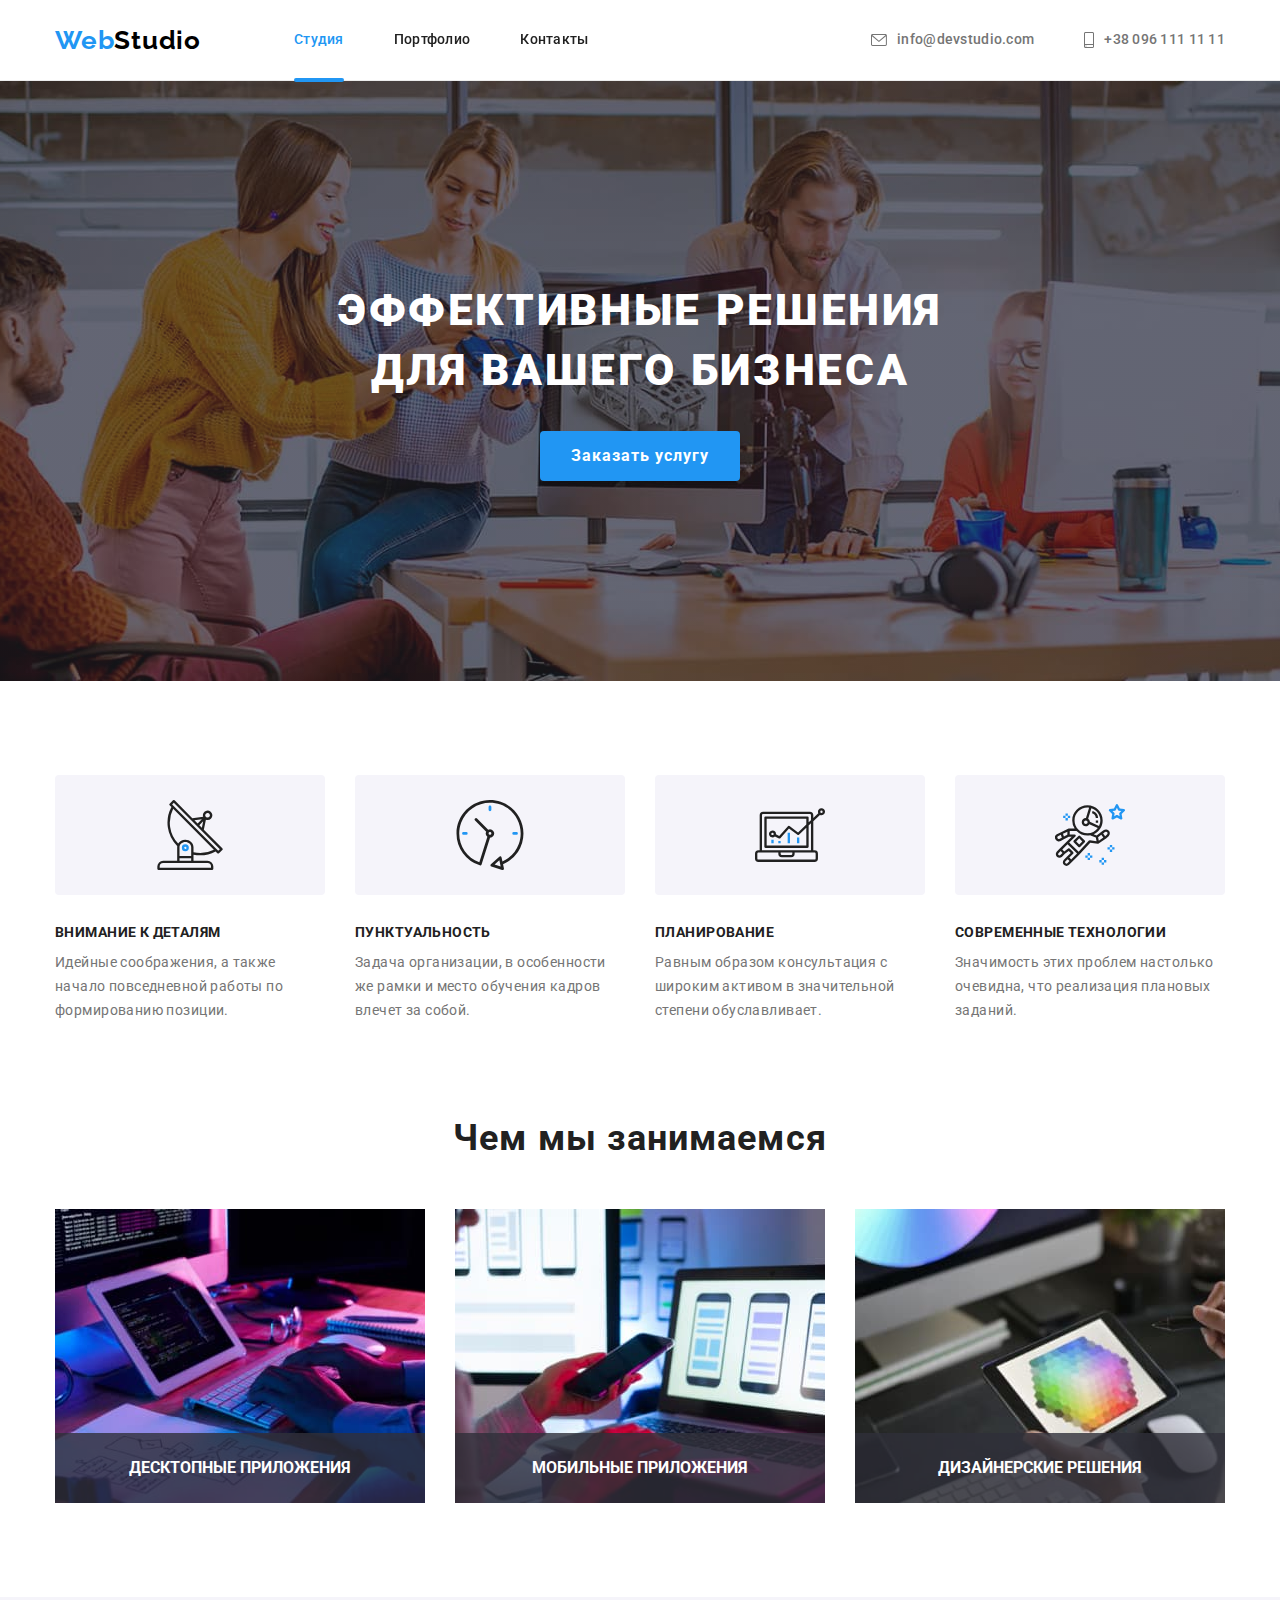
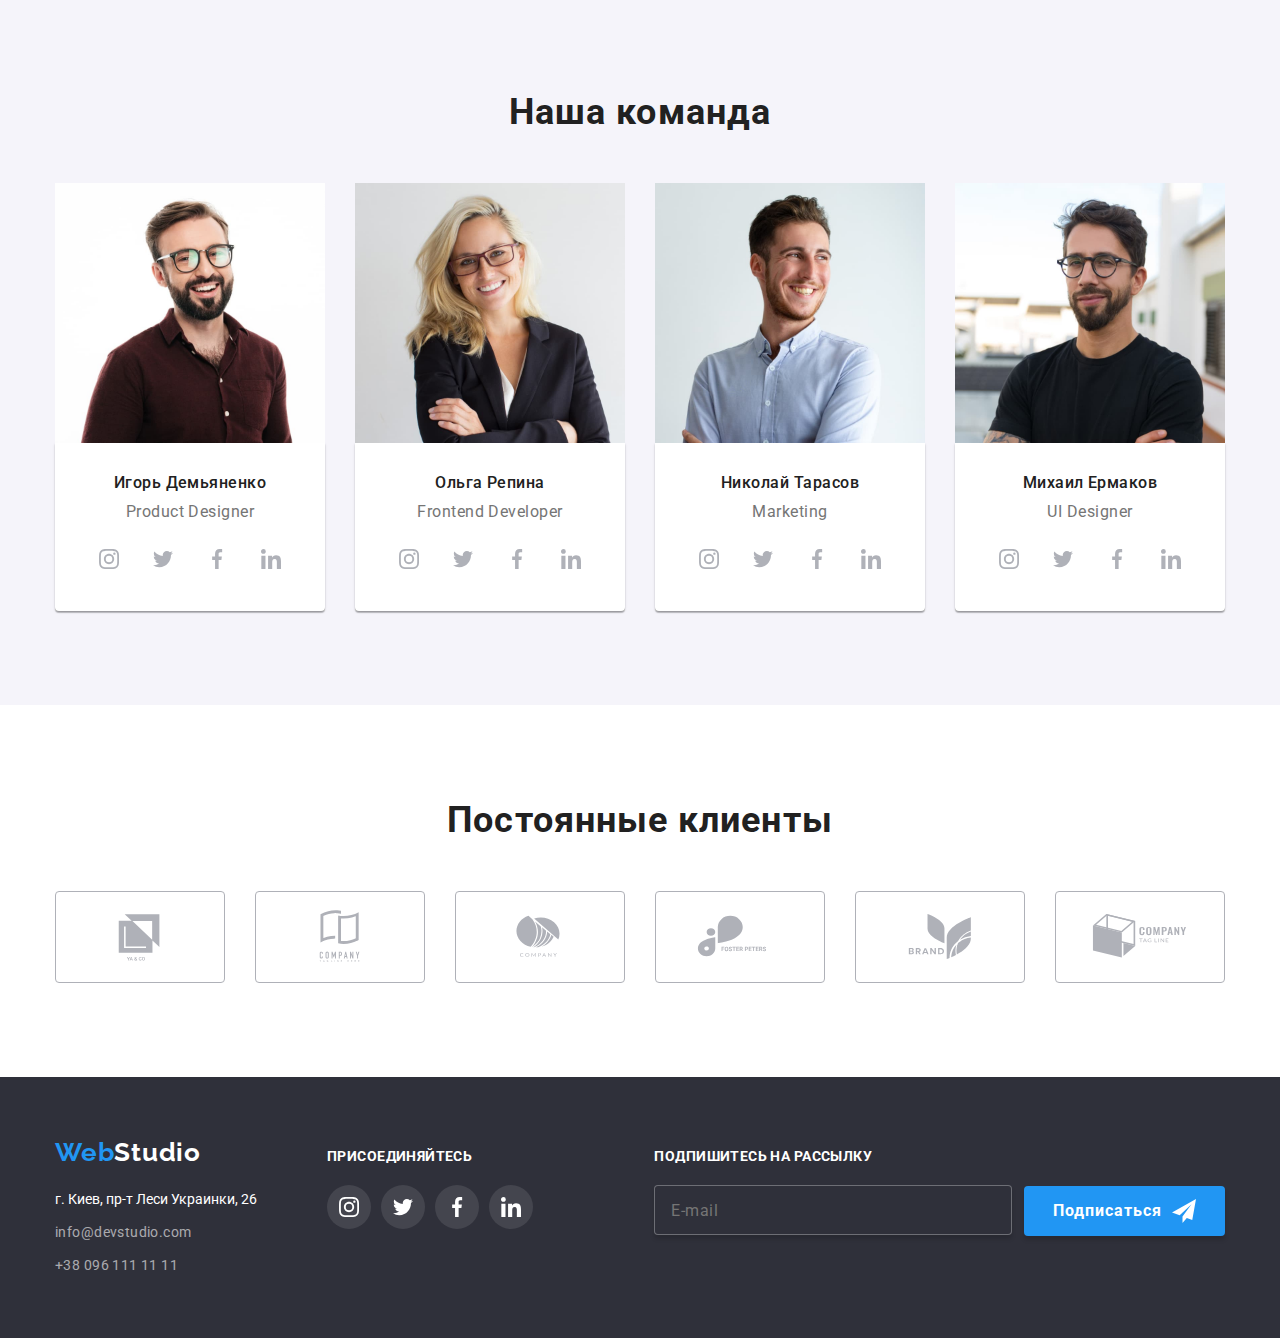
<file: index.html>
<!DOCTYPE html>
<html lang="ru">
  <head>
    <meta charset="UTF-8" />
    <meta http-equiv="X-UA-Compatible" content="IE=edge" />
    <meta name="viewport" content="width=device-width, initial-scale=1.0" />

    <title>Студия</title>
    <link
      href="https://fonts.googleapis.com/css2?family=Raleway:wght@700&family=Roboto:wght@400;500;700;900&display=swap"
      rel="stylesheet"
    />
    <link
      rel="stylesheet"
      href="https://cdnjs.cloudflare.com/ajax/libs/modern-normalize/1.1.0/modern-normalize.min.css"
    />
    <link rel="stylesheet" href="./css/main.min.css" />
  </head>
  <body>
    <header class="page-header">
      <div class="container">
        <nav class="navigation">
          <a class="links logo logo--header" href="./index.html" lang="en"
            ><span class="logo--accent">Web</span>Studio</a
          >

          <ul class="lists navigation__items">
            <li class="navigation__item">
              <a
                class="links navigation__link navigation__link--current"
                href="./index.html"
                >Студия</a
              >
            </li>
            <li class="navigation__item">
              <a class="links navigation__link" href="./portfolio.html"
                >Портфолио</a
              >
            </li>
            <li class="navigation__item">
              <a class="links navigation__link" href="">Контакты</a>
            </li>
          </ul>
        </nav>

        <ul class="lists contacts">
          <li class="contacts__item">
            <a class="links contacts__link" href="mailto:info@devstudio.com">
              <svg class="envelope">
                <use href="./images/icons.svg#envelope"></use>
              </svg>
              info@devstudio.com</a
            >
          </li>
          <li class="contacts__item">
            <a class="links contacts__link" href="tel:+380961111111">
              <svg class="smartphone">
                <use href="./images/icons.svg#smartphone"></use>
              </svg>
              +38 096 111 11 11</a
            >
          </li>
        </ul>
      </div>
    </header>
    <main>
      <!-- Hero -->
      <section class="section hero">
        <div class="container">
          <h1 class="hero__title">Эффективные решения для вашего бизнеса</h1>
          <button class="button__hero" type="button" data-modal-open>
            Заказать услугу
          </button>
        </div>
      </section>

      <!-- Feature -->
      <section class="section">
        <div class="container">
          <h2 class="feature__heading hidden">Особенности</h2>
          <ul class="lists feature__items">
            <li class="feature__item">
              <div class="feature__thumb">
                <svg class="antenna">
                  <use href="./images/icons.svg#antenna"></use>
                </svg>
              </div>
              <h3 class="feature__title">Внимание к деталям</h3>
              <p class="feature__text">
                Идейные соображения, а также начало повседневной работы по
                формированию позиции.
              </p>
            </li>

            <li class="feature__item">
              <div class="feature__thumb">
                <svg class="clock">
                  <use href="./images/icons.svg#clock"></use>
                </svg>
              </div>
              <h3 class="feature__title">Пунктуальность</h3>
              <p class="feature__text">
                Задача организации, в особенности же рамки и место обучения
                кадров влечет за собой.
              </p>
            </li>

            <li class="feature__item">
              <div class="feature__thumb">
                <svg class="diagram">
                  <use href="./images/icons.svg#diagram"></use>
                </svg>
              </div>
              <h3 class="feature__title">Планирование</h3>
              <p class="feature__text">
                Равным образом консультация с широким активом в значительной
                степени обуславливает.
              </p>
            </li>

            <li class="feature__item">
              <div class="feature__thumb">
                <svg class="astronaut">
                  <use href="./images/icons.svg#astronaut"></use>
                </svg>
              </div>
              <h3 class="feature__title">Современные технологии</h3>
              <p class="feature__text">
                Значимость этих проблем настолько очевидна, что реализация
                плановых заданий.
              </p>
            </li>
          </ul>
        </div>
      </section>

      <!-- About -->
      <section class="section section--no-padding-top">
        <div class="container">
          <h2 class="about__heading">Чем мы занимаемся</h2>
          <ul class="lists about__items">
            <li class="about__item">
              <img
                class="images"
                src="./images/img1-sq.jpg"
                alt="Руки на клавиатуре, планшет и часть монитора"
                width="370"
                height="294"
              />
              <p class="text about__text">Десктопные приложения</p>
            </li>

            <li class="about__item">
              <img
                class="images"
                src="./images/img2-sq.jpg"
                alt="В левой руке мобильный телефон, правая рука на тачпаде ноутбука. Ноутбук, на экране которого макеты разметки для мобильного телефона"
                width="370"
                height="294"
              />
              <p class="text about__text">Мобильные приложения</p>
            </li>

            <li class="about__item">
              <img
                class="images"
                src="./images/img3-sq.jpg"
                alt="Левая рука, в которой планшет, на экране которого цветовая палитра"
                width="370"
                height="294"
              />
              <p class="text about__text">Дизайнерские решения</p>
            </li>
          </ul>
        </div>
      </section>

      <!-- Team -->
      <section class="section section--background-color">
        <div class="container">
          <h2 class="team__heading">Наша команда</h2>

          <ul class="lists team__cards">
            <li class="team__card">
              <img
                class="images"
                src="./images/igor-sq.jpg"
                alt="Игорь Демьяненко"
                width="270"
                height="260"
              />
              <div class="team__card-thumb">
                <h3 class="team__card-title">Игорь Демьяненко</h3>
                <p class="team__card-text" lang="en">Product Designer</p>
                <ul class="lists social">
                  <li class="social__item">
                    <a class="social__link" href="">
                      <svg class="icon__social">
                        <use href="./images/icons.svg#instagram"></use>
                      </svg>
                    </a>
                  </li>
                  <li class="social__item">
                    <a class="social__link" href="">
                      <svg class="icon__social">
                        <use href="./images/icons.svg#twitter"></use>
                      </svg>
                    </a>
                  </li>
                  <li class="social__item">
                    <a class="social__link" href="">
                      <svg class="icon__social">
                        <use href="./images/icons.svg#facebook"></use>
                      </svg>
                    </a>
                  </li>
                  <li class="social__item">
                    <a class="social__link" href="">
                      <svg class="icon__social">
                        <use href="./images/icons.svg#linkedin"></use>
                      </svg>
                    </a>
                  </li>
                </ul>
              </div>
            </li>

            <li class="team__card">
              <img
                class="images"
                src="./images/olga-sq.jpg"
                alt="Ольга Репина"
                width="270"
                height="260"
              />
              <div class="team__card-thumb">
                <h3 class="team__card-title">Ольга Репина</h3>
                <p class="team__card-text" lang="en">Frontend Developer</p>
                <ul class="lists social">
                  <li class="social__item">
                    <a class="social__link" href="">
                      <svg class="icon__social">
                        <use href="./images/icons.svg#instagram"></use>
                      </svg>
                    </a>
                  </li>
                  <li class="social__item">
                    <a class="social__link" href="">
                      <svg class="icon__social">
                        <use href="./images/icons.svg#twitter"></use>
                      </svg>
                    </a>
                  </li>
                  <li class="social__item">
                    <a class="social__link" href="">
                      <svg class="icon__social">
                        <use href="./images/icons.svg#facebook"></use>
                      </svg>
                    </a>
                  </li>
                  <li class="social__item">
                    <a class="social__link" href="">
                      <svg class="icon__social">
                        <use href="./images/icons.svg#linkedin"></use>
                      </svg>
                    </a>
                  </li>
                </ul>
              </div>
            </li>

            <li class="team__card">
              <img
                class="images"
                src="./images/nikolay-sq.jpg"
                alt="Николай Тарасов"
                width="270"
                height="260"
              />
              <div class="team__card-thumb">
                <h3 class="team__card-title">Николай Тарасов</h3>
                <p class="team__card-text" lang="en">Marketing</p>
                <ul class="lists social">
                  <li class="social__item">
                    <a class="social__link" href="">
                      <svg class="icon__social">
                        <use href="./images/icons.svg#instagram"></use>
                      </svg>
                    </a>
                  </li>
                  <li class="social__item">
                    <a class="social__link" href="">
                      <svg class="icon__social">
                        <use href="./images/icons.svg#twitter"></use>
                      </svg>
                    </a>
                  </li>
                  <li class="social__item">
                    <a class="social__link" href="">
                      <svg class="icon__social">
                        <use href="./images/icons.svg#facebook"></use>
                      </svg>
                    </a>
                  </li>
                  <li class="social__item">
                    <a class="social__link" href="">
                      <svg class="icon__social">
                        <use href="./images/icons.svg#linkedin"></use>
                      </svg>
                    </a>
                  </li>
                </ul>
              </div>
            </li>

            <li class="team__card">
              <img
                class="images"
                src="./images/mikl-sq.jpg"
                alt="Михаил Ермаков"
                width="270"
                height="260"
              />
              <div class="team__card-thumb">
                <h3 class="team__card-title">Михаил Ермаков</h3>
                <p class="team__card-text" lang="en">UI Designer</p>
                <ul class="lists social">
                  <li class="social__item">
                    <a class="social__link" href="">
                      <svg class="icon__social">
                        <use href="./images/icons.svg#instagram"></use>
                      </svg>
                    </a>
                  </li>
                  <li class="social__item">
                    <a class="social__link" href="">
                      <svg class="icon__social">
                        <use href="./images/icons.svg#twitter"></use>
                      </svg>
                    </a>
                  </li>
                  <li class="social__item">
                    <a class="social__link" href="">
                      <svg class="icon__social">
                        <use href="./images/icons.svg#facebook"></use>
                      </svg>
                    </a>
                  </li>
                  <li class="social__item">
                    <a class="social__link" href="">
                      <svg class="icon__social">
                        <use href="./images/icons.svg#linkedin"></use>
                      </svg>
                    </a>
                  </li>
                </ul>
              </div>
            </li>
          </ul>
        </div>
      </section>
      <!-- Clients -->
      <section class="section">
        <div class="container">
          <h2 class="clients__heading">Постоянные клиенты</h2>

          <ul class="lists clients">
            <li class="clients__list">
              <a class="clients__item" href="">
                <svg class="icon__client">
                  <use href="./images/icons.svg#logo1"></use>
                </svg>
              </a>
            </li>
            <li class="clients__list">
              <a class="clients__item" href="">
                <svg class="icon__client">
                  <use href="./images/icons.svg#logo2"></use>
                </svg>
              </a>
            </li>
            <li class="clients__list">
              <a class="clients__item" href="">
                <svg class="icon__client">
                  <use href="./images/icons.svg#logo3"></use>
                </svg>
              </a>
            </li>
            <li class="clients__list">
              <a class="clients__item" href="">
                <svg class="icon__client">
                  <use href="./images/icons.svg#logo4"></use>
                </svg>
              </a>
            </li>
            <li class="clients__list">
              <a class="clients__item" href="">
                <svg class="icon__client">
                  <use href="./images/icons.svg#logo5"></use>
                </svg>
              </a>
            </li>
            <li class="clients__list">
              <a class="clients__item" href="">
                <svg class="icon__client">
                  <use href="./images/icons.svg#logo6"></use>
                </svg>
              </a>
            </li>
          </ul>
        </div>
      </section>
    </main>

    <footer class="footer">
      <div class="container">
        <div class="footer__thumb">
          <!-- Лого -->
          <a class="links logo logo--footer" href="./index.html" lang="en"
            ><span class="logo--accent">Web</span>Studio</a
          >

          <!-- адрес -->
          <address>
            <a
              class="links footer__address"
              href="https://goo.gl/maps/VM6gPYjPhEStrqMR6"
              target="_blank"
              rel="noopener, nofollow, noreferrer"
              >г. Киев, пр-т Леси Украинки, 26</a
            >

            <!-- Почта и телефон -->
            <ul class="lists">
              <li class="footer__item">
                <a class="links footer__link" href="mailto:info@devstudio.com">
                  info@devstudio.com
                </a>
              </li>
              <li class="footer__item">
                <a class="links footer__link" href="tel:+380961111111"
                  >+38 096 111 11 11</a
                >
              </li>
            </ul>
          </address>
        </div>
        <div class="footer__thumb footer__thumb--social">
          <strong class="footer__text">Присоединяйтесь</strong>
          <ul class="lists social">
            <li class="social__item">
              <a class="social__link social__link--footer" href="">
                <svg class="icon__social">
                  <use href="./images/icons.svg#instagram"></use>
                </svg>
              </a>
            </li>
            <li class="social__item">
              <a class="social__link social__link--footer" href="">
                <svg class="icon__social">
                  <use href="./images/icons.svg#twitter"></use>
                </svg>
              </a>
            </li>
            <li class="social__item">
              <a class="social__link social__link--footer" href="">
                <svg class="icon__social">
                  <use href="./images/icons.svg#facebook"></use>
                </svg>
              </a>
            </li>
            <li class="social__item">
              <a class="social__link social__link--footer" href="">
                <svg class="icon__social">
                  <use href="./images/icons.svg#linkedin"></use>
                </svg>
              </a>
            </li>
          </ul>
        </div>
        <form class="js-speaker-form">
          <label
            ><strong class="footer__text">Подпишитесь на рассылку</strong>
            <input
              class="js-speaker-form__input"
              type="email"
              name="email"
              placeholder="E-mail"
            />
          </label>
          <button class="button__send" type="submit">
            Подписаться
            <svg class="icon__send icon__send--append">
              <use href="./images/icons.svg#send"></use>
            </svg>
          </button>
        </form>
      </div>
    </footer>
    <div class="modal__backdrop modal__backdrop--is-hidden" data-modal>
      <div class="modal">
        <button class="button__modal" data-modal-close>
          <svg class="icon__close">
            <use href="./images/icons.svg#close"></use>
          </svg>
        </button>
        <form>
          <p class="modal__heading">Оставьте свои данные, мы вам перезвоним</p>
          <label class="modal__label"
            ><span class="modal__text">Имя</span>
            <input class="modal__input" type="text" name="name" />
            <svg class="icon__modal icon__modal--position">
              <use href="./images/icons.svg#person"></use>
            </svg>
          </label>
          <label class="modal__label"
            ><span class="modal__text">Телефон</span>
            <input class="modal__input" type="tel" name="phone" />
            <svg class="icon__modal icon__modal--position">
              <use href="./images/icons.svg#phone"></use>
            </svg>
          </label>
          <label class="modal__label"
            ><span class="modal__text">Почта</span>
            <input class="modal__input" type="email" name="email" />
            <svg class="icon__modal icon__modal--position">
              <use href="./images/icons.svg#email"></use>
            </svg>
          </label>
          <label class="modal__label">
            <span class="modal__text">Комментарий</span>

            <textarea
              class="modal__textarea"
              name="comment"
              placeholder="Введите текст"
            ></textarea>
          </label>

          <label class="modal__label">
            <input
              class="modal__checkbox hidden"
              type="checkbox"
              name="agreement"
            />
            <svg class="icon__check icon__check--state">
              <use href="./images/icons.svg#icon-check"></use>
            </svg>
            <span class="modal__agreement"
              >Соглашаюсь с рассылкой и принимаю
              <a class="modal__link" href="">Условия договора</a></span
            >
          </label>
          <button class="button__send" type="submit">Отправить</button>
        </form>
      </div>
    </div>
    <script src="./js/header.js"></script>
    <script src="./js/main.js"></script>
    <script src="./js/modal.js"></script>
  </body>
</html>
</file>
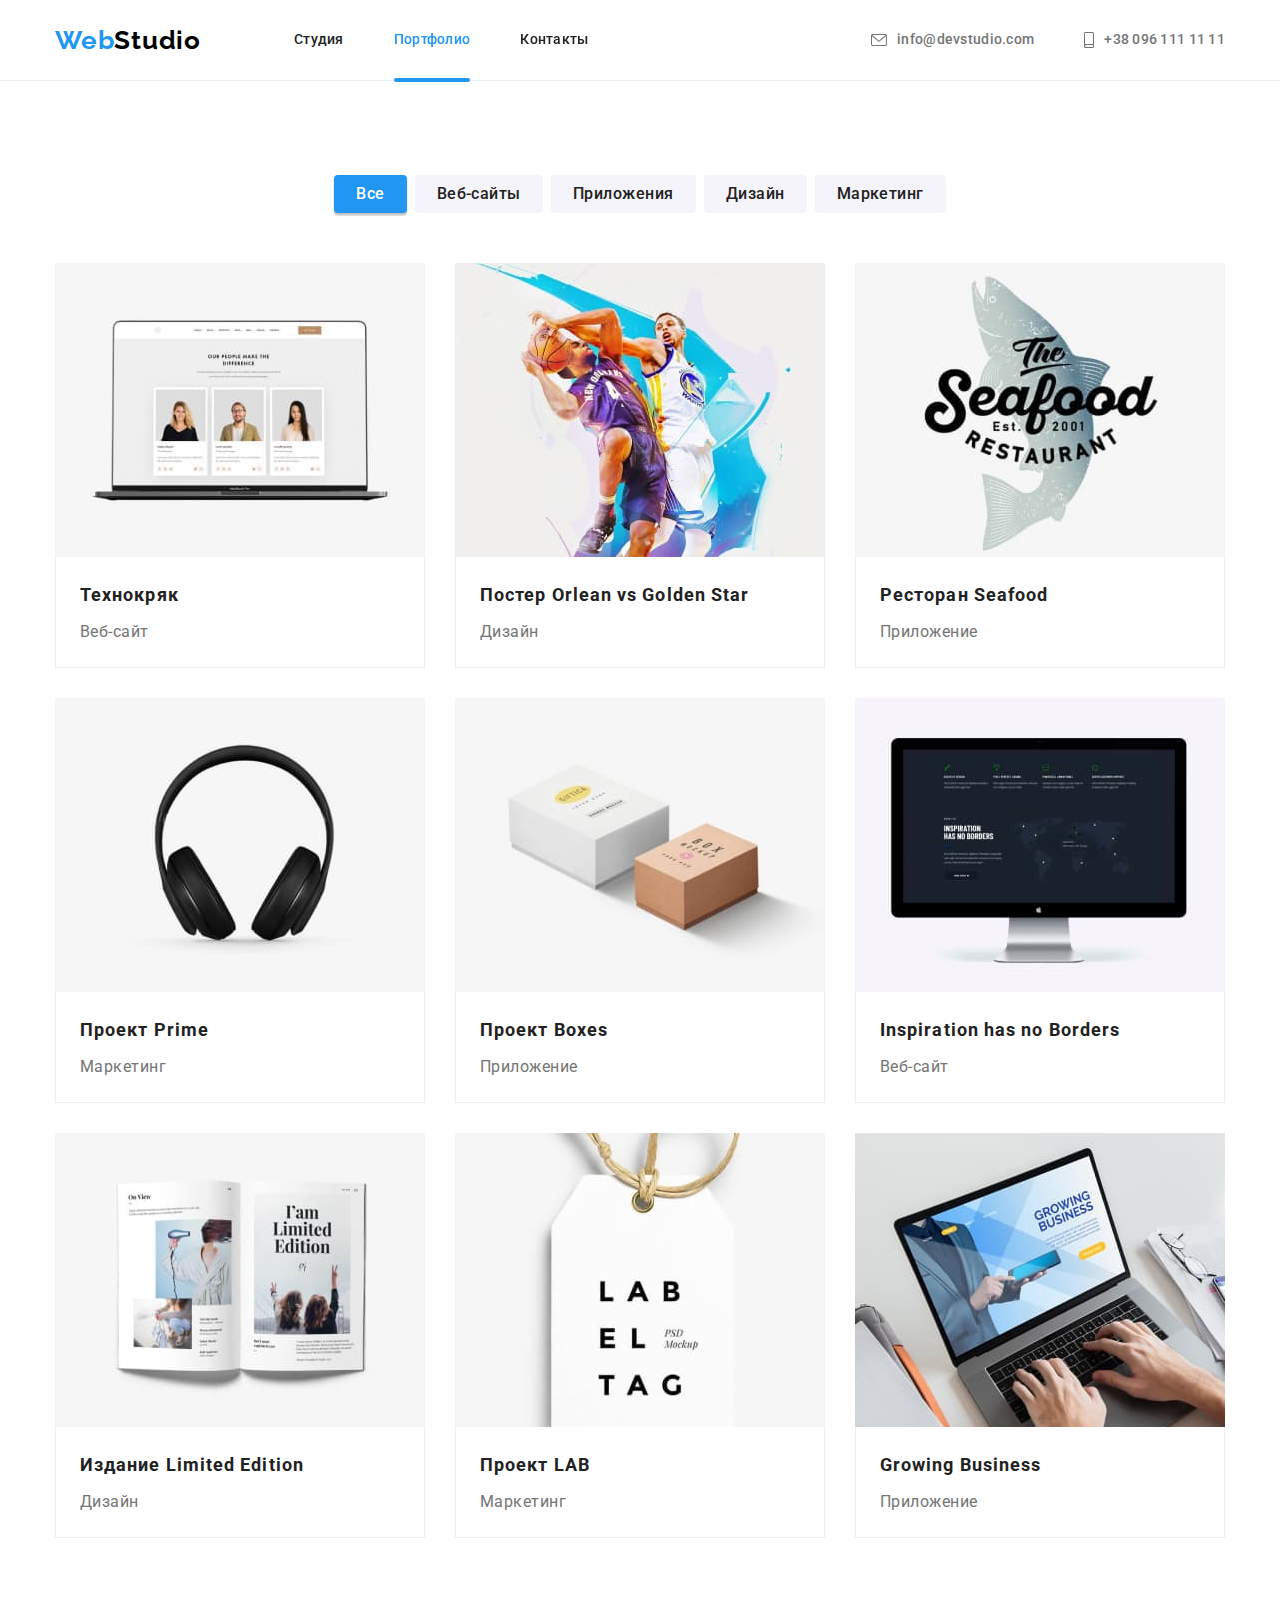
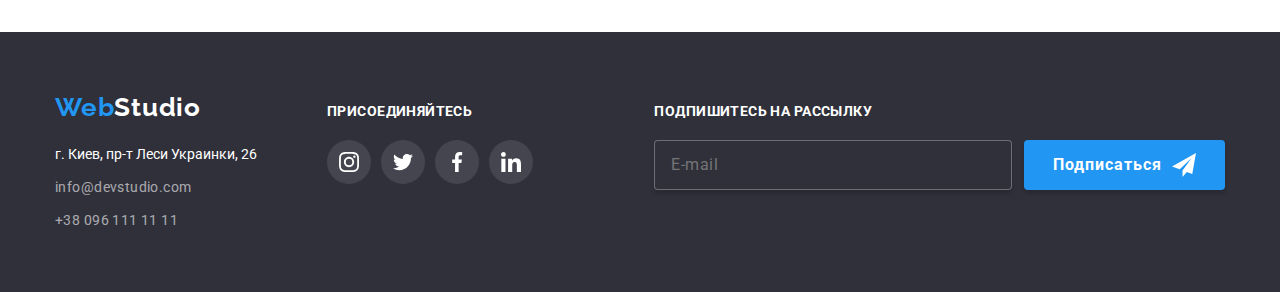
<file: portfolio.html>
<!DOCTYPE html>
<html lang="ru">
  <head>
    <meta charset="UTF-8" />
    <meta http-equiv="X-UA-Compatible" content="IE=edge" />
    <meta name="viewport" content="width=device-width, initial-scale=1.0" />

    <title>Портфолио</title>
    <link
      href="https://fonts.googleapis.com/css2?family=Raleway:wght@700&family=Roboto:wght@400;500;700;900&display=swap"
      rel="stylesheet"
    />
    <link
      rel="stylesheet"
      href="https://cdnjs.cloudflare.com/ajax/libs/modern-normalize/1.1.0/modern-normalize.min.css"
    />
    <link rel="stylesheet" href="./css/main.min.css" />
  </head>
  <body>
    <header class="page-header">
      <div class="container">
        <nav class="navigation">
          <a class="links logo logo--header" href="./index.html" lang="en"
            ><span class="logo--accent">Web</span>Studio</a
          >

          <ul class="lists navigation__items">
            <li class="navigation__item">
              <a class="links navigation__link" href="./index.html">Студия</a>
            </li>
            <li class="navigation__item">
              <a
                class="links navigation__link navigation__link--current"
                href="./portfolio.html"
                >Портфолио</a
              >
            </li>
            <li class="navigation__item">
              <a class="links navigation__link" href="">Контакты</a>
            </li>
          </ul>
        </nav>

        <ul class="lists contacts">
          <li class="contacts__item">
            <a class="links contacts__link" href="mailto:info@devstudio.com">
              <svg class="envelope">
                <use href="./images/icons.svg#envelope"></use>
              </svg>
              info@devstudio.com</a
            >
          </li>
          <li class="contacts__item">
            <a class="links contacts__link" href="tel:+380961111111">
              <svg class="smartphone">
                <use href="./images/icons.svg#smartphone"></use>
              </svg>
              +38 096 111 11 11</a
            >
          </li>
        </ul>
      </div>
    </header>
    <main>
      <section class="section">
        <div class="container">
          <h1 class="hidden">Наше портфолио</h1>
          <ul class="lists filter">
            <li class="filter__item">
              <button
                class="button__filter button__filter--active"
                type="button"
              >
                Все
              </button>
            </li>
            <li class="filter__item">
              <button class="button__filter" type="button">Веб-сайты</button>
            </li>
            <li class="filter__item">
              <button class="button__filter" type="button">Приложения</button>
            </li>
            <li class="filter__item">
              <button class="button__filter" type="button">Дизайн</button>
            </li>
            <li class="filter__item">
              <button class="button__filter" type="button">Маркетинг</button>
            </li>
          </ul>

          <ul class="lists portfolio">
            <li class="portfolio-card">
              <a class="links" href="">
                <div class="portfolio-card__aside">
                  <img
                    class="images"
                    src="./images/project1-sq.jpg"
                    alt="Ноутбук с изображением карточек людей на экране"
                    width="370"
                    height="294"
                  />
                  <div class="overlay">
                    <p class="overlay__text">
                      Технокряк это современная площадка распространения
                      коронавируса. Компании используют эту платформу для
                      цифрового шпионажа и атак на защищённые сервера
                      конкурентов.
                    </p>
                  </div>
                </div>
                <div class="portfolio-card__body">
                  <h2 class="portfolio-card__title">Технокряк</h2>
                  <p class="portfolio-card__text">Веб-сайт</p>
                </div>
              </a>
            </li>
            <li class="portfolio-card">
              <a class="links" href="">
                <div class="portfolio-card__aside">
                  <img
                    class="images"
                    src="./images/project2-sq.jpg"
                    alt="Баскетболисты в прыжке, один с мячом, второй в защите"
                    width="370"
                    height="294"
                  />
                  <div class="overlay">
                    <p class="overlay__text">
                      Lorem ipsum, dolor sit amet consectetur adipisicing elit.
                      Accusamus quod nobis obcaecati corrupti voluptates. Quae
                      veniam totam harum excepturi repellendus. Lorem ipsum
                      dolor sit amet, consectetur adipisicing elit. Assumenda
                      rerum ullam nisi magnam natus earum, in exercitationem
                      delectus quam tempore.
                    </p>
                  </div>
                </div>
                <div class="portfolio-card__body">
                  <h2 class="portfolio-card__title">
                    Постер <span lang="en">Orlean vs Golden Star</span>
                  </h2>
                  <p class="portfolio-card__text">Дизайн</p>
                </div>
              </a>
            </li>
            <li class="portfolio-card">
              <a class="links" href="">
                <div class="portfolio-card__aside">
                  <img
                    class="images"
                    src="./images/project3-sq.jpg"
                    alt="На фоне рыбы надпись The seafood restaurant"
                    width="370"
                    height="294"
                  />
                  <div class="overlay">
                    <p class="overlay__text">
                      Lorem ipsum, dolor sit amet consectetur adipisicing elit.
                      Accusamus quod nobis obcaecati corrupti voluptates. Quae
                      veniam totam harum excepturi repellendus.
                    </p>
                  </div>
                </div>
                <div class="portfolio-card__body">
                  <h2 class="portfolio-card__title">
                    Ресторан <span lang="en">Seafood</span>
                  </h2>
                  <p class="portfolio-card__text">Приложение</p>
                </div>
              </a>
            </li>
            <li class="portfolio-card">
              <a class="links" href="">
                <div class="portfolio-card__aside">
                  <img
                    class="images"
                    src="./images/project4-sq.jpg"
                    alt="Наушники"
                    width="370"
                    height="294"
                  />
                  <div class="overlay">
                    <p class="overlay__text">
                      Lorem ipsum, dolor sit amet consectetur adipisicing elit.
                      Accusamus quod nobis obcaecati corrupti voluptates. Quae
                      veniam totam harum excepturi repellendus.
                    </p>
                  </div>
                </div>
                <div class="portfolio-card__body">
                  <h2 class="portfolio-card__title">
                    Проект <span lang="en">Prime</span>
                  </h2>
                  <p class="portfolio-card__text">Маркетинг</p>
                </div>
              </a>
            </li>
            <li class="portfolio-card">
              <a class="links" href="">
                <div class="portfolio-card__aside">
                  <img
                    class="images"
                    src="./images/project5-sq.jpg"
                    alt="Коробки белая и картонного цвета с надписями сверху"
                    width="370"
                    height="294"
                  />
                  <div class="overlay">
                    <p class="overlay__text">
                      Lorem ipsum, dolor sit amet consectetur adipisicing elit.
                      Accusamus quod nobis obcaecati corrupti voluptates. Quae
                      veniam totam harum excepturi repellendus.
                    </p>
                  </div>
                </div>
                <div class="portfolio-card__body">
                  <h2 class="portfolio-card__title">
                    Проект <span lang="en">Boxes</span>
                  </h2>
                  <p class="portfolio-card__text">Приложение</p>
                </div>
              </a>
            </li>
            <li class="portfolio-card">
              <a class="links" href="">
                <div class="portfolio-card__aside">
                  <img
                    class="images"
                    src="./images/project6-sq.jpg"
                    alt="Монитор"
                    width="370"
                    height="294"
                  />
                  <div class="overlay">
                    <p class="overlay__text">
                      Lorem ipsum, dolor sit amet consectetur adipisicing elit.
                      Accusamus quod nobis obcaecati corrupti voluptates. Quae
                      veniam totam harum excepturi repellendus.
                    </p>
                  </div>
                </div>
                <div class="portfolio-card__body">
                  <h2 class="portfolio-card__title" lang="en">
                    Inspiration has no Borders
                  </h2>
                  <p class="portfolio-card__text">Веб-сайт</p>
                </div>
              </a>
            </li>
            <li class="portfolio-card">
              <a class="links" href="">
                <div class="portfolio-card__aside">
                  <img
                    class="images"
                    src="./images/project7-sq.jpg"
                    alt="Книга в развернутом виде"
                    width="370"
                    height="294"
                  />
                  <div class="overlay">
                    <p class="overlay__text">
                      Lorem ipsum, dolor sit amet consectetur adipisicing elit.
                      Accusamus quod nobis obcaecati corrupti voluptates. Quae
                      veniam totam harum excepturi repellendus.
                    </p>
                  </div>
                </div>
                <div class="portfolio-card__body">
                  <h2 class="portfolio-card__title">
                    Издание <span lang="en">Limited Edition</span>
                  </h2>
                  <p class="portfolio-card__text">Дизайн</p>
                </div>
              </a>
            </li>
            <li class="portfolio-card">
              <a class="links" href="">
                <div class="portfolio-card__aside">
                  <img
                    class="images"
                    src="./images/project8-sq.jpg"
                    alt="Бирка с надписью: Lab El Tag"
                    width="370"
                    height="294"
                  />
                  <div class="overlay">
                    <p class="overlay__text">
                      Lorem ipsum, dolor sit amet consectetur adipisicing elit.
                      Accusamus quod nobis obcaecati corrupti voluptates. Quae
                      veniam totam harum excepturi repellendus.
                    </p>
                  </div>
                </div>
                <div class="portfolio-card__body">
                  <h2 class="portfolio-card__title">
                    Проект <span lang="en">LAB</span>
                  </h2>
                  <p class="portfolio-card__text">Маркетинг</p>
                </div>
              </a>
            </li>
            <li class="portfolio-card">
              <a class="links" href="">
                <div class="portfolio-card__aside">
                  <img
                    class="images"
                    src="./images/project9-sq.jpg"
                    alt="Руки на открытом ноутбуке. Картинка на экране ноутбука с надписью: Growing Business"
                    width="370"
                    height="294"
                  />
                  <div class="overlay">
                    <p class="overlay__text">
                      Lorem ipsum, dolor sit amet consectetur adipisicing elit.
                      Accusamus quod nobis obcaecati corrupti voluptates. Quae
                      veniam totam harum excepturi repellendus.
                    </p>
                  </div>
                </div>
                <div class="portfolio-card__body">
                  <h2 class="portfolio-card__title" lang="en">
                    Growing Business
                  </h2>
                  <p class="portfolio-card__text">Приложение</p>
                </div>
              </a>
            </li>
          </ul>
        </div>
      </section>
    </main>

    <footer class="footer">
      <div class="container">
        <div class="footer__thumb">
          <!-- Лого -->
          <a class="links logo logo--footer" href="./index.html" lang="en"
            ><span class="logo--accent">Web</span>Studio</a
          >

          <!-- адрес -->
          <address>
            <a
              class="links footer__address"
              href="https://goo.gl/maps/VM6gPYjPhEStrqMR6"
              target="_blank"
              rel="noopener, nofollow, noreferrer"
              >г. Киев, пр-т Леси Украинки, 26</a
            >

            <!-- Почта и телефон -->
            <ul class="lists">
              <li class="footer__item">
                <a class="links footer__link" href="mailto:info@devstudio.com">
                  info@devstudio.com
                </a>
              </li>
              <li class="footer__item">
                <a class="links footer__link" href="tel:+380961111111"
                  >+38 096 111 11 11</a
                >
              </li>
            </ul>
          </address>
        </div>
        <div class="footer__thumb footer__thumb--social">
          <strong class="footer__text">Присоединяйтесь</strong>
          <ul class="lists social">
            <li class="social__item">
              <a class="social__link social__link--footer" href="">
                <svg class="icon__social">
                  <use href="./images/icons.svg#instagram"></use>
                </svg>
              </a>
            </li>
            <li class="social__item">
              <a class="social__link social__link--footer" href="">
                <svg class="icon__social">
                  <use href="./images/icons.svg#twitter"></use>
                </svg>
              </a>
            </li>
            <li class="social__item">
              <a class="social__link social__link--footer" href="">
                <svg class="icon__social">
                  <use href="./images/icons.svg#facebook"></use>
                </svg>
              </a>
            </li>
            <li class="social__item">
              <a class="social__link social__link--footer" href="">
                <svg class="icon__social">
                  <use href="./images/icons.svg#linkedin"></use>
                </svg>
              </a>
            </li>
          </ul>
        </div>
        <form class="js-speaker-form">
          <label
            ><strong class="footer__text">Подпишитесь на рассылку</strong>
            <input
              class="js-speaker-form__input"
              type="email"
              name="email"
              placeholder="E-mail"
            />
          </label>
          <button class="button__send" type="submit">
            Подписаться
            <svg class="icon__send icon__send--append">
              <use href="./images/icons.svg#send"></use>
            </svg>
          </button>
        </form>
      </div>
    </footer>
    <script src="./js/header.js"></script>
    <script src="./js/main.js"></script>
  </body>
</html>
</file>
<file: css/main.min.css>
body{font-family:Roboto,sans-serif;color:#757575;background-color:#fff}.links{text-decoration:none}.navigation__link,.contacts__link{font-weight:500;font-size:14px;line-height:1.14;letter-spacing:0.02em}.lists{margin:0;padding:0;list-style:none}.hidden{position:absolute;width:1px;height:1px;margin:-1px;border:0;padding:0;clip:rect(0 0 0 0);overflow:hidden}.container{width:1200px;padding:0 15px;margin:0 auto}.page-header .container{display:-webkit-box;display:-ms-flexbox;display:flex}.hero .container{width:696px;padding:0}.footer .container{display:-webkit-box;display:-ms-flexbox;display:flex;-webkit-box-align:baseline;-ms-flex-align:baseline;align-items:baseline}.section{padding-top:94px;padding-bottom:94px;text-align:center}.section--no-padding-top{padding-top:0}.section--background-color{background-color:#f5f4fa}.envelope,.smartphone{margin-right:10px;fill:currentColor}.envelope{width:16px;height:12px;fill:currentColor}.smartphone{width:10px;height:16px;fill:currentColor}.antenna,.clock,.diagram,.astronaut{width:70px;height:70px;fill:currentColor;--current-icon-color: #212121;--accent-icon-color: #2196f3}.icon__social{width:20px;height:20px;fill:currentColor}.icon__client{width:106px;height:60px;fill:currentColor}.icon__send{width:24px;height:24px;fill:currentColor}.icon__send--append{margin-left:10px}.icon__close{width:18px;height:18px;fill:currentColor}.icon__modal{width:18px;height:18px;fill:currentColor}.icon__modal--position{position:absolute;top:0;left:0;-webkit-transform:translate(12px, 28px);transform:translate(12px, 28px);-webkit-transition:fill 250ms cubic-bezier(0.4, 0, 0.2, 1);transition:fill 250ms cubic-bezier(0.4, 0, 0.2, 1)}.modal__input:focus-visible+.icon__modal,.modal__input:focus+.icon__modal,.modal__textarea:focus-visible+.icon__modal,.modal__textarea:focus+.icon__modal{fill:#2196f3}.icon__check{width:16px;height:15px;fill:currentColor}.icon__check--state{margin-right:7px;border:2px solid #212121;border-radius:4px;background-color:#fff;-webkit-transition-property:background-color, border;transition-property:background-color, border;-webkit-transition-duration:250ms;transition-duration:250ms;-webkit-transition-timing-function:cubic-bezier(0.4, 0, 0.2, 1);transition-timing-function:cubic-bezier(0.4, 0, 0.2, 1)}.modal__checkbox:checked+.icon__check--state{border:2px solid transparent;background-color:#2196f3}.modal__label:last-of-type:hover>.icon__check--state,.modal__label:last-of-type:focus-within>.icon__check--state{border:2px solid #2196f3}.button__hero,.button__send,.button__filter{cursor:pointer;min-height:38px;padding:6px 22px;font-family:inherit;font-style:inherit;font-weight:500;font-size:16px;line-height:1.62;letter-spacing:0.03em;color:#212121;background-color:#f5f4fa;-webkit-box-shadow:none;box-shadow:none;border:0;border-radius:4px;-webkit-transition-property:color, background-color, -webkit-box-shadow;transition-property:color, background-color, -webkit-box-shadow;transition-property:color, background-color, box-shadow;transition-property:color, background-color, box-shadow, -webkit-box-shadow;-webkit-transition-duration:250ms;transition-duration:250ms;-webkit-transition-timing-function:cubic-bezier(0.4, 0, 0.2, 1);transition-timing-function:cubic-bezier(0.4, 0, 0.2, 1)}.button__hero{width:200px;height:50px;color:#fff;background-color:#2196f3;font-weight:700;line-height:1.87;letter-spacing:0.06em;-webkit-box-shadow:0px 4px 4px rgba(0,0,0,0.15);box-shadow:0px 4px 4px rgba(0,0,0,0.15);-webkit-transition-property:background-color;transition-property:background-color}.button__hero:hover,.button__hero:focus{background-color:#188ce8}.button__send{display:-webkit-inline-box;display:-ms-inline-flexbox;display:inline-flex;-webkit-box-align:center;-ms-flex-align:center;align-items:center;-webkit-box-pack:center;-ms-flex-pack:center;justify-content:center;min-width:200px;min-height:50px;padding:10px 29px;color:#fff;font-weight:700;line-height:1.87;letter-spacing:0.06em;background:#2196f3;-webkit-box-shadow:0px 4px 4px rgba(0,0,0,0.15);box-shadow:0px 4px 4px rgba(0,0,0,0.15);border-radius:4px;-webkit-transition-property:background-color;transition-property:background-color}.button__send:hover,.button__send:focus{background-color:#188ce8}.button__filter:hover,.button__filter:focus,.button__filter--active{color:#fff;background-color:#2196f3;-webkit-box-shadow:0px 3px 1px rgba(0,0,0,0.1),0px 1px 2px rgba(0,0,0,0.08),0px 2px 2px rgba(0,0,0,0.12);box-shadow:0px 3px 1px rgba(0,0,0,0.1),0px 1px 2px rgba(0,0,0,0.08),0px 2px 2px rgba(0,0,0,0.12)}.button__modal{display:-webkit-box;display:-ms-flexbox;display:flex;-webkit-box-pack:center;-ms-flex-pack:center;justify-content:center;-webkit-box-align:center;-ms-flex-align:center;align-items:center;position:absolute;top:8px;right:8px;min-height:30px;min-width:30px;padding:0;border-radius:50%;border:1px solid rgba(0,0,0,0.1);cursor:pointer;background-color:#fff;color:#000;-webkit-transition:color 250ms cubic-bezier(0.4, 0, 0.2, 1);transition:color 250ms cubic-bezier(0.4, 0, 0.2, 1)}.button__modal:focus,.button__modal:hover{color:#2196f3}.images{display:block;max-width:100%;height:auto}.feature__heading,.about__heading,.team__heading,.clients__heading{margin:0 0 50px 0;color:#212121;font-weight:700;font-size:36px;line-height:1.17;letter-spacing:0.03em}.page-header{position:fixed;top:0;left:0;width:100%;min-height:80px;background-color:#fff;border-bottom:1px solid #ececec;z-index:2}.navigation{display:-webkit-box;display:-ms-flexbox;display:flex;-webkit-box-align:center;-ms-flex-align:center;align-items:center;margin-right:auto}.navigation__items{display:-webkit-box;display:-ms-flexbox;display:flex;-webkit-box-align:center;-ms-flex-align:center;align-items:center}.navigation__item:not(:last-child){margin-right:50px}.navigation__link{display:block;position:relative;padding-top:32px;padding-bottom:32px;color:#212121;-webkit-transition:color 250ms cubic-bezier(0.4, 0, 0.2, 1);transition:color 250ms cubic-bezier(0.4, 0, 0.2, 1)}.navigation__link--current{color:#2196f3}.navigation__link--current::after{content:"";position:absolute;left:0;bottom:-2px;display:block;width:100%;height:4px;background-color:#2196f3;border-radius:2px}.navigation__link:hover,.navigation__link:focus{color:#2196f3}.logo{display:block;font-family:Raleway,sans-serif;font-weight:700;font-size:26px;line-height:1.19;letter-spacing:0.03em;-webkit-transition:color 250ms cubic-bezier(0.4, 0, 0.2, 1);transition:color 250ms cubic-bezier(0.4, 0, 0.2, 1)}.logo--header{margin-right:93px;padding-top:24px;padding-bottom:24px;color:#000}.logo--footer{color:#fff;margin-bottom:20px}.logo:hover.logo--header,.logo:focus.logo--header,.logo:hover.logo--footer,.logo:focus.logo--footer{color:#2196f3}.logo--accent{color:#2196f3}.contacts{display:-webkit-box;display:-ms-flexbox;display:flex;-webkit-box-align:center;-ms-flex-align:center;align-items:center}.contacts__item:not(:last-child){margin-right:50px}.contacts__link{display:-webkit-box;display:-ms-flexbox;display:flex;-webkit-box-align:center;-ms-flex-align:center;align-items:center;padding-top:32px;padding-bottom:32px;color:#757575;-webkit-transition:color 250ms cubic-bezier(0.4, 0, 0.2, 1);transition:color 250ms cubic-bezier(0.4, 0, 0.2, 1)}.contacts__link:hover,.contacts__link:focus{color:#2196f3}.hero{display:-webkit-box;display:-ms-flexbox;display:flex;-webkit-box-align:center;-ms-flex-align:center;align-items:center;max-width:1600px;min-height:600px;margin-right:auto;margin-left:auto;background-color:#2f303a;background-image:-webkit-gradient(linear, left top, right top, from(rgba(47,48,58,0.4)), to(rgba(47,48,58,0.4))),url("../images/hero-img-sq.jpg");background-image:linear-gradient(to right, rgba(47,48,58,0.4), rgba(47,48,58,0.4)),url("../images/hero-img-sq.jpg");background-repeat:no-repeat;background-position:center;background-size:cover}.hero__title{margin:0 auto 30px;padding:0;color:#fff;font-weight:900;font-size:44px;line-height:1.36;letter-spacing:0.06em;text-transform:uppercase}.feature__items{display:-webkit-box;display:-ms-flexbox;display:flex;-webkit-box-align:center;-ms-flex-align:center;align-items:center;text-align:left}.feature__item{width:270px}.feature__item:not(:last-child){margin-right:30px}.feature__thumb{display:-webkit-box;display:-ms-flexbox;display:flex;-webkit-box-align:center;-ms-flex-align:center;align-items:center;-webkit-box-pack:center;-ms-flex-pack:center;justify-content:center;width:100%;min-height:120px;margin-bottom:30px;border-radius:4px;background-color:#f5f4fa}.feature__title{margin:0 0 10px 0;color:#212121;font-size:14px;line-height:1.14;letter-spacing:0.03em;text-transform:uppercase}.feature__text{margin:0;padding:0;font-size:14px;line-height:1.71;letter-spacing:0.03em;color:#757575}.about__items{display:-webkit-box;display:-ms-flexbox;display:flex;-webkit-box-align:center;-ms-flex-align:center;align-items:center}.about__item{position:relative}.about__item:not(:last-child){margin-right:30px}.about__text{position:absolute;left:0;bottom:0;display:-webkit-box;display:-ms-flexbox;display:flex;-webkit-box-pack:center;-ms-flex-pack:center;justify-content:center;-webkit-box-align:center;-ms-flex-align:center;align-items:center;width:100%;height:70px;margin:0;background-color:rgba(47,48,58,0.8);color:#fff;font-weight:700;line-height:1.14;text-transform:uppercase}.team__cards{display:-webkit-box;display:-ms-flexbox;display:flex;-webkit-box-align:center;-ms-flex-align:center;align-items:center}.team__card{display:block;background-color:#fff}.team__card:not(:last-child){margin-right:30px}.team__card-thumb{padding-top:30px;padding-bottom:30px;-webkit-box-shadow:0px 1px 3px rgba(0,0,0,0.12),0px 1px 1px rgba(0,0,0,0.14),0px 2px 1px rgba(0,0,0,0.2);box-shadow:0px 1px 3px rgba(0,0,0,0.12),0px 1px 1px rgba(0,0,0,0.14),0px 2px 1px rgba(0,0,0,0.2);border-radius:0px 0px 4px 4px}.team__card-title{margin:0 0 10px 0;color:#212121;font-weight:500;font-size:16px;line-height:1.19;letter-spacing:0.03em}.team__card-text{margin:0 0 16px 0;padding:0;line-height:1.19;letter-spacing:0.03em}.social{display:-webkit-box;display:-ms-flexbox;display:flex;-webkit-box-pack:center;-ms-flex-pack:center;justify-content:center}.social__item:not(:last-child){margin-right:10px}.social__link{display:-webkit-box;display:-ms-flexbox;display:flex;-webkit-box-pack:center;-ms-flex-pack:center;justify-content:center;-webkit-box-align:center;-ms-flex-align:center;align-items:center;width:44px;height:44px;border-radius:50%;color:#afb1b8;-webkit-transition:color 250ms cubic-bezier(0.4, 0, 0.2, 1),background-color 250ms cubic-bezier(0.4, 0, 0.2, 1);transition:color 250ms cubic-bezier(0.4, 0, 0.2, 1),background-color 250ms cubic-bezier(0.4, 0, 0.2, 1)}.social__link--footer{color:#fff;background-color:rgba(255,255,255,0.1);-webkit-transition:background-color 250ms cubic-bezier(0.4, 0, 0.2, 1);transition:background-color 250ms cubic-bezier(0.4, 0, 0.2, 1)}.social__link:hover,.social__link:focus{color:#fff;background-color:#2196f3}.clients{display:-webkit-box;display:-ms-flexbox;display:flex}.clients__list:not(:last-child){margin-right:30px}.clients__item{display:-webkit-box;display:-ms-flexbox;display:flex;-webkit-box-pack:center;-ms-flex-pack:center;justify-content:center;-webkit-box-align:center;-ms-flex-align:center;align-items:center;width:170px;height:92px;border:1px solid #afb1b8;border-radius:4px;color:#afb1b8;-webkit-transition:color 250ms cubic-bezier(0.4, 0, 0.2, 1),border 250ms cubic-bezier(0.4, 0, 0.2, 1);transition:color 250ms cubic-bezier(0.4, 0, 0.2, 1),border 250ms cubic-bezier(0.4, 0, 0.2, 1)}.clients__item:hover,.clients__item:focus{border:1px solid #2196f3;color:#2196f3}.footer{padding:60px 0;background-color:#2f303a}.footer__address{display:block;padding:0;margin-bottom:9px;color:#fff;font-style:normal;font-size:14px;line-height:1.71}.footer__link{font-style:normal;font-size:14px;line-height:1.71;letter-spacing:0.03em;color:rgba(255,255,255,0.6);-webkit-transition:color 250ms cubic-bezier(0.4, 0, 0.2, 1);transition:color 250ms cubic-bezier(0.4, 0, 0.2, 1)}.footer__link:hover,.footer__link:focus{color:#2196f3}.footer__thumb{margin-right:70px}.footer__thumb--social{margin-right:auto}.footer__item:not(:last-child){margin-bottom:9px}.footer__text{display:block;margin-bottom:20px;font-weight:700;font-size:14px;line-height:1.14;letter-spacing:0.03em;text-transform:uppercase;color:#fff}.js-speaker-form__input{width:358px;height:50px;margin-right:8px;padding-left:16px;line-height:20px;letter-spacing:0.03em;color:rgba(255,255,255,0.6);background-color:#2f303a;border:1px solid rgba(255,255,255,0.3);-webkit-box-shadow:0px 4px 4px rgba(0,0,0,0.15);box-shadow:0px 4px 4px rgba(0,0,0,0.15);border-radius:4px}.modal__backdrop{position:fixed;top:0;left:0;z-index:3;height:100%;width:100%;background-color:rgba(0,0,0,0.2);visibility:visible;-webkit-transition:visibility 250ms cubic-bezier(0.4, 0, 0.2, 1);transition:visibility 250ms cubic-bezier(0.4, 0, 0.2, 1)}.modal__backdrop--is-hidden{visibility:hidden;pointer-events:none}.modal{position:absolute;top:50%;left:50%;text-align:center;-webkit-transform:translate(-50%, -50%) scale(1);transform:translate(-50%, -50%) scale(1);min-width:528px;min-height:581px;padding:40px;background:#fff;-webkit-box-shadow:0px 1px 3px rgba(0,0,0,0.12),0px 1px 1px rgba(0,0,0,0.14),0px 2px 1px rgba(0,0,0,0.2);box-shadow:0px 1px 3px rgba(0,0,0,0.12),0px 1px 1px rgba(0,0,0,0.14),0px 2px 1px rgba(0,0,0,0.2);border-radius:4px;opacity:1;-webkit-transition-property:opacity, -webkit-transform;transition-property:opacity, -webkit-transform;transition-property:opacity, transform;transition-property:opacity, transform, -webkit-transform;-webkit-transition-duration:250ms;transition-duration:250ms;-webkit-transition-timing-function:cubic-bezier(0.4, 0, 0.2, 1);transition-timing-function:cubic-bezier(0.4, 0, 0.2, 1)}.modal__backdrop--is-hidden>.modal{opacity:0;-webkit-transform:translate(-50%, -50%) scale(0.5);transform:translate(-50%, -50%) scale(0.5)}.modal__heading{margin-bottom:12px;font-weight:700;font-size:20px;line-height:1.15;text-align:center;letter-spacing:0.03em;color:#212121}.modal__label{position:relative;display:block;text-align:left;margin-bottom:10px;color:#212121}.modal__label:nth-last-of-type(2){margin-bottom:20px}.modal__label:last-of-type{display:-webkit-box;display:-ms-flexbox;display:flex;-webkit-box-align:center;-ms-flex-align:center;align-items:center;-webkit-box-pack:center;-ms-flex-pack:center;justify-content:center;margin-bottom:30px;text-align:center;cursor:pointer}.modal__text{display:block;margin-bottom:4px;font-size:12px;line-height:1.17;letter-spacing:0.01em;color:#757575}.modal__input{display:block;width:100%;height:40px;padding-left:42px;border:1px solid rgba(33,33,33,0.2);border-radius:4px;-webkit-transition:border 250ms cubic-bezier(0.4, 0, 0.2, 1);transition:border 250ms cubic-bezier(0.4, 0, 0.2, 1)}.modal__inputt:focus-visible,.modal__input:focus{border:1px solid #2196f3;outline:-webkit-focus-ring-color auto 0px}.modal__textarea{display:block;width:100%;height:120px;resize:none;margin:0;padding:12px 16px;font-size:12px;line-height:1.17;letter-spacing:0.01em;color:rgba(117,117,117,0.5);border:1px solid rgba(33,33,33,0.2);border-radius:4px;-webkit-transition:border 250ms cubic-bezier(0.4, 0, 0.2, 1);transition:border 250ms cubic-bezier(0.4, 0, 0.2, 1)}.modal__textarea:focus-visible,.modal__textarea:focus{border:1px solid #2196f3;outline:-webkit-focus-ring-color auto 0px}.modal__agreement{font-size:14px;line-height:1.71;letter-spacing:0.03em;color:#757575}.modal__link{color:#2196f3}.filter{display:-webkit-box;display:-ms-flexbox;display:flex;-webkit-box-align:center;-ms-flex-align:center;align-items:center;-webkit-box-pack:center;-ms-flex-pack:center;justify-content:center;margin-bottom:50px}.filter__item:not(:last-child){margin-right:8px}.portfolio{display:-webkit-box;display:-ms-flexbox;display:flex;-webkit-box-align:center;-ms-flex-align:center;align-items:center;-ms-flex-wrap:wrap;flex-wrap:wrap}.portfolio-card{width:370px;background-color:#fff;-webkit-box-shadow:none;box-shadow:none;-webkit-transition:-webkit-box-shadow 250ms cubic-bezier(0.4, 0, 0.2, 1);transition:-webkit-box-shadow 250ms cubic-bezier(0.4, 0, 0.2, 1);transition:box-shadow 250ms cubic-bezier(0.4, 0, 0.2, 1);transition:box-shadow 250ms cubic-bezier(0.4, 0, 0.2, 1), -webkit-box-shadow 250ms cubic-bezier(0.4, 0, 0.2, 1)}.portfolio-card:not(:nth-child(3n)){margin-right:30px}.portfolio-card:not(:nth-last-child(-n+3)){margin-bottom:30px}.portfolio-card:hover,.portfolio-card:focus,.portfolio-card:focus-within{-webkit-box-shadow:0px 1px 1px rgba(0,0,0,0.12),0px 4px 4px rgba(0,0,0,0.06),1px 4px 6px rgba(0,0,0,0.16);box-shadow:0px 1px 1px rgba(0,0,0,0.12),0px 4px 4px rgba(0,0,0,0.06),1px 4px 6px rgba(0,0,0,0.16);border-radius:0px 0px 4px 4px}.portfolio-card__aside{position:relative;height:294px;overflow:hidden}.portfolio-card__body{border-top:0;padding:20px 24px;border:1px solid #eee;border-top:none}.portfolio-card__title{margin:0 0 4px 0;color:#212121;text-align:left;font-weight:700;font-size:18px;line-height:2;letter-spacing:0.06em}.portfolio-card__text{margin:0;color:#757575;line-height:1.87;letter-spacing:0.03em;text-align:left}.overlay{position:absolute;bottom:0;display:flexbox;-webkit-box-align:center;-ms-flex-align:center;align-items:center;width:100%;height:294px;background-color:rgba(33,150,243,0.9);-webkit-transform:translateY(101%);transform:translateY(101%);opacity:0;-webkit-transition-property:opacity, -webkit-transform;transition-property:opacity, -webkit-transform;transition-property:opacity, transform;transition-property:opacity, transform, -webkit-transform;-webkit-transition-duration:250ms;transition-duration:250ms;-webkit-transition-timing-function:cubic-bezier(0.4, 0, 0.2, 1);transition-timing-function:cubic-bezier(0.4, 0, 0.2, 1);overflow-y:auto}.portfolio-card:hover .overlay,.portfolio-card:focus .overlay,.portfolio-card:focus-within .overlay{-webkit-transform:translateY(0);transform:translateY(0);opacity:1}.overlay::-webkit-scrollbar{width:10px}.overlay::-webkit-scrollbar-track{-webkit-box-shadow:inset 0 0 5px #757575;box-shadow:inset 0 0 5px #757575;border-radius:10px}.overlay::-webkit-scrollbar-thumb{background:#188ce8;border-radius:10px}.overlay::-webkit-scrollbar-thumb:hover{background:#757575}.overlay__text{margin:0;padding:63px 24px;color:#fff;font-size:18px;line-height:1.56;letter-spacing:0.03em;text-align:left}
/*# sourceMappingURL=main.min.css.map */
</file>
